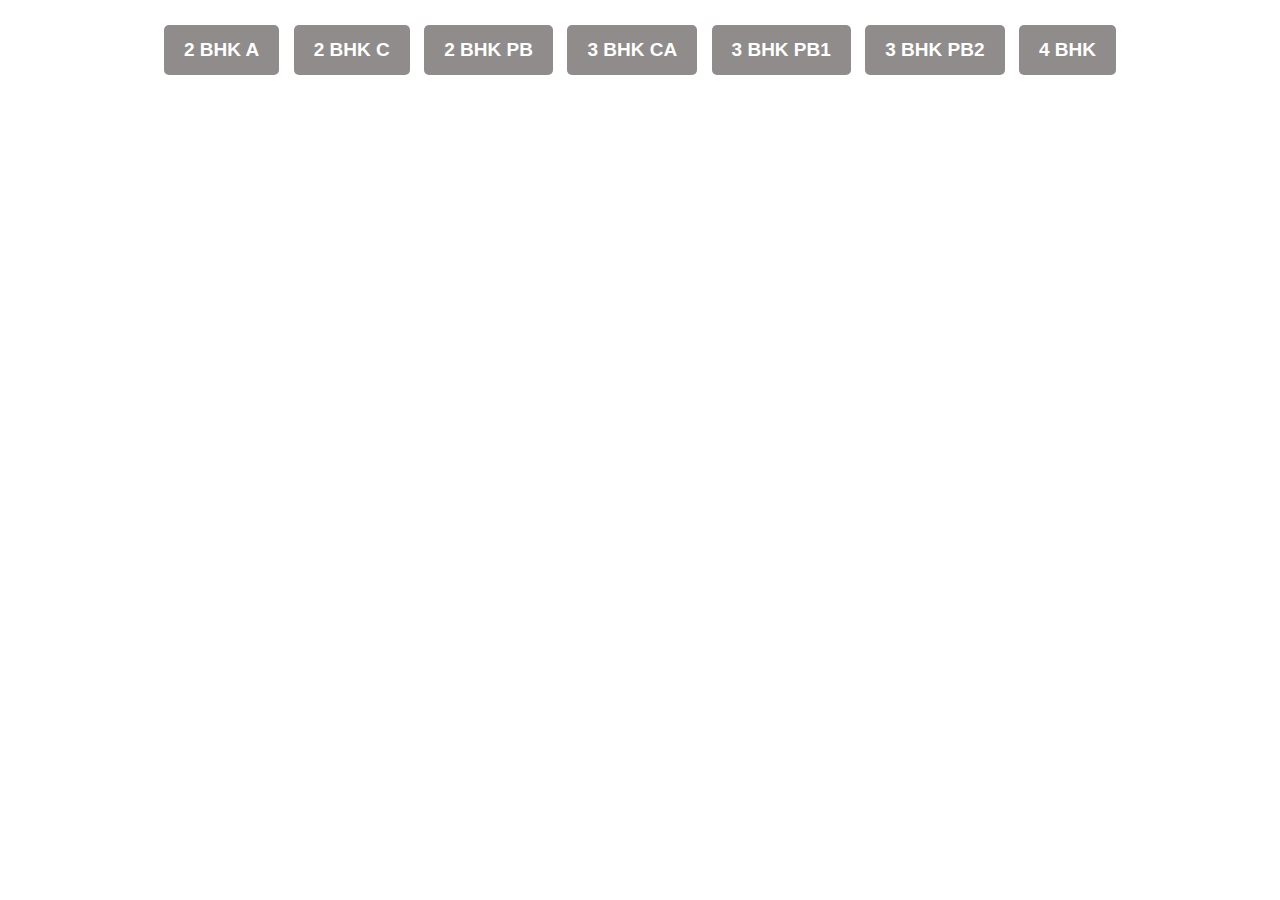
<file: floorplan.html>
<!DOCTYPE html>
<html lang="en">

<head>
    <meta charset="UTF-8">
    <meta name="viewport" content="width=device-width, initial-scale=1.0">
    <title>Interactive Image Gallery</title>
    <link rel="stylesheet" href="style.css">
</head>

<body>
    <div class="containeramam">
        <div class="button-containeram">
            <button class="image-buttonam" data-image="displayedam-image-1">2 BHK A</button>
            <button class="image-buttonam" data-image="displayedam-image-2">2 BHK C</button>
            <button class="image-buttonam" data-image="displayedam-image-3">2 BHK PB</button>
            <button class="image-buttonam" data-image="displayedam-image-4">3 BHK CA</button>
            <button class="image-buttonam" data-image="displayedam-image-5">3 BHK PB1</button>
            <button class="image-buttonam" data-image="displayedam-image-6">3 BHK PB2</button>
            <button class="image-buttonam" data-image="displayedam-image-7">4 BHK</button>
        </div>
        <div class="image-displayam">
            <img id="displayedam-image-1" src="images/Harita-Unit-Plan-1142x1142-px-2023-11-10-1-BHK-A.png" alt="Displayed Image">
        </div>
        <div class="image-displayam">
            <img id="displayedam-image-2" src="images/Harita-Unit-Plan-1142x1142-px-2023-11-10-2-BHK-C.png" alt="Displayed Image">
        </div>
        <div class="image-displayam">
            <img id="displayedam-image-3" src="images/Harita-Unit-Plan-1142x1142-px-2023-11-10-2-BHK-PB.png" alt="Displayed Image">
        </div>
        <div class="image-displayam">
            <img id="displayedam-image-4" src="images/Harita-Unit-Plan-1142x1142-px-2023-11-10-3-BHK-CA.png" alt="Displayed Image">
        </div>
        <div class="image-displayam">
            <img id="displayedam-image-5" src="images/Harita-Unit-Plan-1142x1142-px-2023-11-10-3-BHK-PB1.png" alt="Displayed Image">
        </div>
        <div class="image-displayam">
            <img id="displayedam-image-6" src="images/Harita-Unit-Plan-1142x1142-px-2023-11-10-3-BHK-PB2.png" alt="Displayed Image">
        </div>
        <div class="image-displayam">
            <img id="displayedam-image-7" src="images/Harita-Unit-Plan-1142x1142-px-2023-11-10-4-BHK.png" alt="Displayed Image">
        </div>
    </div>
    <script>
    document.addEventListener('DOMContentLoaded', function() {
        // Get all buttons with the class 'image-buttonam'
        const buttons = document.querySelectorAll('.image-buttonam');
        
        // Get all image display containers
        const imageDisplays = document.querySelectorAll('.image-displayam');
        
        // Function to hide all images first
        function hideAllImages() {
            imageDisplays.forEach(display => {
                display.style.display = 'none';
            });
        }
        
        // Hide all images initially (no default image showing)
        hideAllImages();
        
        // No initial button highlighting if you don't want anything selected by default
        
        // Add click event listeners to each button
        buttons.forEach(button => {
            button.addEventListener('click', function() {
                // Remove 'active' class from all buttons
                buttons.forEach(btn => {
                    btn.classList.remove('active');
                });
                
                // Add 'active' class to the clicked button
                this.classList.add('active');
                
                // Get the target image ID from the button's data attribute
                const targetImageId = this.getAttribute('data-image');
                
                // Hide all images first
                hideAllImages();
                
                // Find and show the target image
                const targetImage = document.getElementById(targetImageId);
                if (targetImage) {
                    targetImage.parentElement.style.display = 'block';
                } else {
                    console.error('Image with ID ' + targetImageId + ' not found');
                }
            });
        });
    });
   </script>
</body>

</html>
</file>
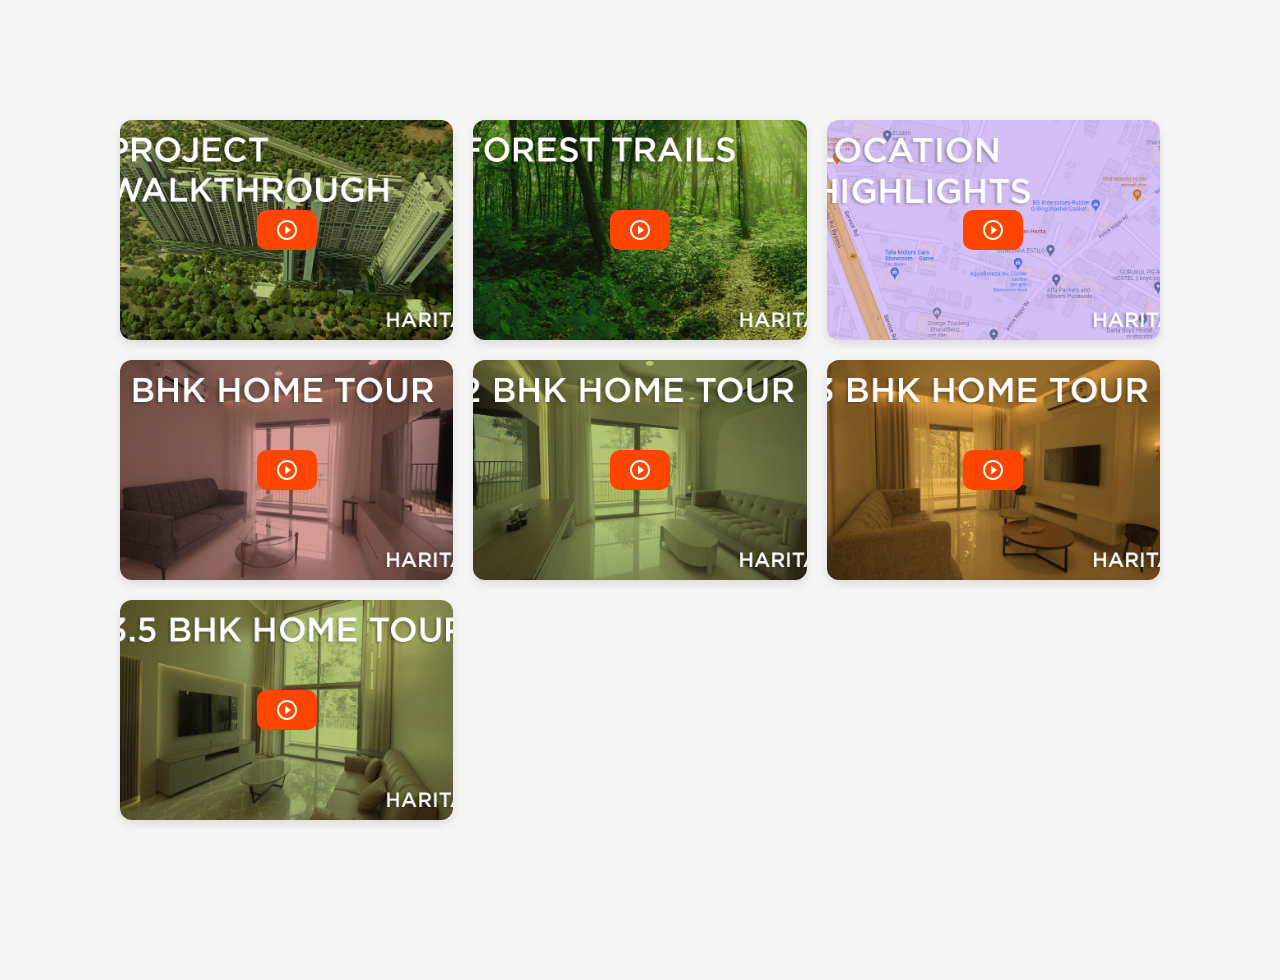
<file: galleryvideos.html>
<!DOCTYPE html>
<html lang="en">
<head>
    <meta charset="UTF-8">
    <meta name="viewport" content="width=device-width, initial-scale=1.0">
    <title>Harita Video Gallery</title>
    <style>
        * {
            margin: 0;
            padding: 0;
            box-sizing: border-box;
            font-family: Arial, sans-serif;
        }
        
        body {
            background-color: #f5f5f5;
            padding: 100px;
        }
        
        .container {
            max-width: 1200px;
            margin: 0 auto;
            padding: 20px;
        }
        
        .gridWrapper {
            display: grid;
            grid-template-columns: repeat(3, 1fr);
            gap: 20px;
        }
        
        .videoGridGap {
            margin-bottom: 40px;
        }
        
        @media (max-width: 992px) {
            .gridWrapper {
                grid-template-columns: repeat(2, 1fr);
            }
        }
        
        @media (max-width: 576px) {
            .gridWrapper {
                grid-template-columns: 1fr;
            }
        }
        
        .hoverTile {
            position: relative;
            border-radius: 12px;
            overflow: hidden;
            box-shadow: 0 4px 8px rgba(0, 0, 0, 0.1);
            cursor: pointer;
            height: 220px;
        }
        
        .hoverTile__img {
            width: 100%;
            height: 100%;
            object-fit: cover;
            transition: transform 0.3s ease;
        }
        
        .hoverTile:hover .hoverTile__img {
            transform: scale(1.05);
        }
        
        .youtube-icon::after {
            content: "";
            position: absolute;
            top: 50%;
            left: 50%;
            transform: translate(-50%, -50%);
            background-color: #ff4500;
            border-radius: 10px;
            width: 60px;
            height: 40px;
            display: flex;
            justify-content: center;
            align-items: center;
            background-image: url("data:image/svg+xml;charset=utf-8,%3Csvg xmlns='http://www.w3.org/2000/svg' viewBox='0 0 24 24' fill='white'%3E%3Cpath d='M10 16.5l6-4.5-6-4.5v9zM12 2C6.48 2 2 6.48 2 12s4.48 10 10 10 10-4.48 10-10S17.52 2 12 2zm0 18c-4.41 0-8-3.59-8-8s3.59-8 8-8 8 3.59 8 8-3.59 8-8 8z'/%3E%3C/svg%3E");
            background-repeat: no-repeat;
            background-position: center;
            background-size: 24px;
        }
        
        .video-title {
            position: absolute;
            top: 20px;
            left: 20px;
            color: white;
            font-size: 24px;
            font-weight: bold;
            text-shadow: 2px 2px 4px rgba(0, 0, 0, 0.5);
        }
        
        .brand-logo {
            position: absolute;
            bottom: 15px;
            right: 15px;
            color: white;
            font-size: 18px;
            font-weight: bold;
            text-shadow: 1px 1px 2px rgba(0, 0, 0, 0.7);
        }
        
        /* Modal Styles */
        .csModal {
            display: none;
            position: fixed;
            top: 0;
            left: 0;
            width: 100%;
            height: 100%;
            background-color: rgba(0, 0, 0, 0.9);
            z-index: 1000;
            justify-content: center;
            align-items: center;
        }
        
        .csModal--lg {
            padding: 20px;
        }
        
        .transparentArea {
            background-color: rgba(0, 0, 0, 0.9);
        }
        
        .csModalOut {
            position: absolute;
            top: 20px;
            right: 30px;
            color: white;
            font-size: 40px;
            cursor: pointer;
            z-index: 1001;
        }
        
        .csModalOut::before {
            content: "×";
        }
        
        .csModal__content {
            position: relative;
            width: 90%;
            max-width: 1200px;
        }
        
        .csModal__body {
            padding: 0;
        }
        
        .videoBlock {
            position: relative;
            padding-bottom: 56.25%; /* 16:9 Aspect Ratio */
            height: 0;
            overflow: hidden;
        }
        
        .videoBlock iframe {
            position: absolute;
            top: 0;
            left: 0;
            width: 100%;
            height: 100%;
            border: none;
        }
    </style>
</head>
<body>
    <!-- Video Gallery Grid -->
    <div class="container">
        <div class="gridWrapper gridWrapper--lg-grid3 videoGridGap">
            <a href="javascript:void(0);" modalin="Ny63GnWRmbc" class="hoverTile youtube-icon">
                <img src="images/VIDEO-THUMBNAILS-MASTER-Project-Walkthrough.jpg" class="hoverTile__img" alt="Project Walkthrough" />
              
            </a>
            
            <a href="javascript:void(0);" modalin="FrltazQZ-Co" class="hoverTile youtube-icon">
                <img src="images/VIDEO-THUMBNAILS-MASTER-2023-Forest-trails.jpg" class="hoverTile__img" alt="Forest Trails" />
               
            </a>
            
            <a href="javascript:void(0);" modalin="ZGiOxr3wm1I" class="hoverTile youtube-icon">
                <img src="images/VIDEO-THUMBNAILS-MASTER-2023-Location-Highlights-2.jpg" class="hoverTile__img" alt="Location Highlights" />
            
            </a>
            
            <a href="javascript:void(0);" modalin="f058wFZa6F4" class="hoverTile youtube-icon">
                <img src="images/VIDEO-THUMBNAILS-MASTER-2023-1-BHK-Home-Tour-1.jpg" class="hoverTile__img" alt="1 BHK Home Tour" />
                
            </a>
            
            <a href="javascript:void(0);" modalin="g91lUhyZHO8" class="hoverTile youtube-icon">
                <img src="images/VIDEO-THUMBNAILS-MASTER-2023-2-BHK-Home-Tour.jpg" class="hoverTile__img" alt="2 BHK Home Tour" />
               
            </a>
            
            <a href="javascript:void(0);" modalin="utq_PbeSK3k" class="hoverTile youtube-icon">
                <img src="images/VIDEO-THUMBNAILS-MASTER-2023-3-BHK-Home-Tour.jpg" class="hoverTile__img" alt="3 BHK Home Tour" />
               
            </a>
            <a href="javascript:void(0);" modalin="utq_PbeSK3k" class="hoverTile youtube-icon">
                <img src="images/VIDEO-THUMBNAILS-MASTER-2023-3.5-BHK-Home-Tour-1.jpg" class="hoverTile__img" alt="3 BHK Home Tour" />
               
            </a>
        </div>
    </div>
    
    <!-- YouTube Modal Popups -->
    <div class="csModal youTubeModal csModal--lg transparentArea insideModal" id="Ny63GnWRmbc">
        <span class="csModalOut videoModalOut"></span>
        <div class="csModal__content">
            <div class="csModal__body">
                <div class="videoBlock">
                    <iframe width="1175" height="700" src="https://www.youtube.com/embed/Ny63GnWRmbc" title="Project Walkthrough" frameborder="0" allow="accelerometer; autoplay; clipboard-write; encrypted-media; gyroscope; picture-in-picture; web-share" allowfullscreen></iframe>
                </div>
            </div>
        </div>
    </div>

    <div class="csModal youTubeModal csModal--lg transparentArea insideModal" id="FrltazQZ-Co">
        <span class="csModalOut videoModalOut"></span>
        <div class="csModal__content">
            <div class="csModal__body">
                <div class="videoBlock">
                    <iframe width="1175" height="700" src="https://www.youtube.com/embed/FrltazQZ-Co" title="Forest Trails" frameborder="0" allow="accelerometer; autoplay; clipboard-write; encrypted-media; gyroscope; picture-in-picture; web-share" allowfullscreen></iframe>
                </div>
            </div>
        </div>
    </div>

    <div class="csModal youTubeModal csModal--lg transparentArea insideModal" id="ZGiOxr3wm1I">
        <span class="csModalOut videoModalOut"></span>
        <div class="csModal__content">
            <div class="csModal__body">
                <div class="videoBlock">
                    <iframe width="1175" height="700" src="https://www.youtube.com/embed/ZGiOxr3wm1I" title="Location Highlights" frameborder="0" allow="accelerometer; autoplay; clipboard-write; encrypted-media; gyroscope; picture-in-picture; web-share" allowfullscreen></iframe>
                </div>
            </div>
        </div>
    </div>

    <div class="csModal youTubeModal csModal--lg transparentArea insideModal" id="f058wFZa6F4">
        <span class="csModalOut videoModalOut"></span>
        <div class="csModal__content">
            <div class="csModal__body">
                <div class="videoBlock">
                    <iframe width="1175" height="700" src="https://www.youtube.com/embed/f058wFZa6F4" title="1 BHK Home Tour" frameborder="0" allow="accelerometer; autoplay; clipboard-write; encrypted-media; gyroscope; picture-in-picture; web-share" allowfullscreen></iframe>
                </div>
            </div>
        </div>
    </div>

    <div class="csModal youTubeModal csModal--lg transparentArea insideModal" id="g91lUhyZHO8">
        <span class="csModalOut videoModalOut"></span>
        <div class="csModal__content">
            <div class="csModal__body">
                <div class="videoBlock">
                    <iframe width="1175" height="700" src="https://www.youtube.com/embed/g91lUhyZHO8" title="2 BHK Home Tour" frameborder="0" allow="accelerometer; autoplay; clipboard-write; encrypted-media; gyroscope; picture-in-picture; web-share" allowfullscreen></iframe>
                </div>
            </div>
        </div>
    </div>

    <div class="csModal youTubeModal csModal--lg transparentArea insideModal" id="utq_PbeSK3k">
        <span class="csModalOut videoModalOut"></span>
        <div class="csModal__content">
            <div class="csModal__body">
                <div class="videoBlock">
                    <iframe width="1175" height="700" src="https://www.youtube.com/embed/utq_PbeSK3k" title="3 BHK Home Tour" frameborder="0" allow="accelerometer; autoplay; clipboard-write; encrypted-media; gyroscope; picture-in-picture; web-share" allowfullscreen></iframe>
                </div>
            </div>
        </div>
    </div>
    
    <script>
        // Get all video links
        const videoLinks = document.querySelectorAll('.hoverTile');
        const closeButtons = document.querySelectorAll('.csModalOut');
        
        // Add click event to each video link
        videoLinks.forEach(link => {
            link.addEventListener('click', function() {
                const modalId = this.getAttribute('modalin');
                const modal = document.getElementById(modalId);
                if (modal) {
                    modal.style.display = 'flex';
                }
            });
        });
        
        // Add click event to close buttons
        closeButtons.forEach(button => {
            button.addEventListener('click', function() {
                const modal = this.closest('.csModal');
                if (modal) {
                    modal.style.display = 'none';
                    // Stop video playback when closing modal
                    const iframe = modal.querySelector('iframe');
                    if (iframe) {
                        const src = iframe.getAttribute('src');
                        iframe.setAttribute('src', '');
                        iframe.setAttribute('src', src);
                    }
                }
            });
        });
        
        // Close modal when clicking outside content
        document.addEventListener('click', function(event) {
            const modals = document.querySelectorAll('.csModal');
            modals.forEach(modal => {
                if (event.target === modal) {
                    modal.style.display = 'none';
                    // Stop video playback when closing modal
                    const iframe = modal.querySelector('iframe');
                    if (iframe) {
                        const src = iframe.getAttribute('src');
                        iframe.setAttribute('src', '');
                        iframe.setAttribute('src', src);
                    }
                }
            });
        });
        
        // Close modal with escape key
        document.addEventListener('keydown', function(event) {
            if (event.key === 'Escape') {
                const visibleModals = document.querySelectorAll('.csModal[style*="display: flex"]');
                visibleModals.forEach(modal => {
                    modal.style.display = 'none';
                    // Stop video playback when closing modal
                    const iframe = modal.querySelector('iframe');
                    if (iframe) {
                        const src = iframe.getAttribute('src');
                        iframe.setAttribute('src', '');
                        iframe.setAttribute('src', src);
                    }
                });
            }
        });
    </script>
</body>
</html>
</file>
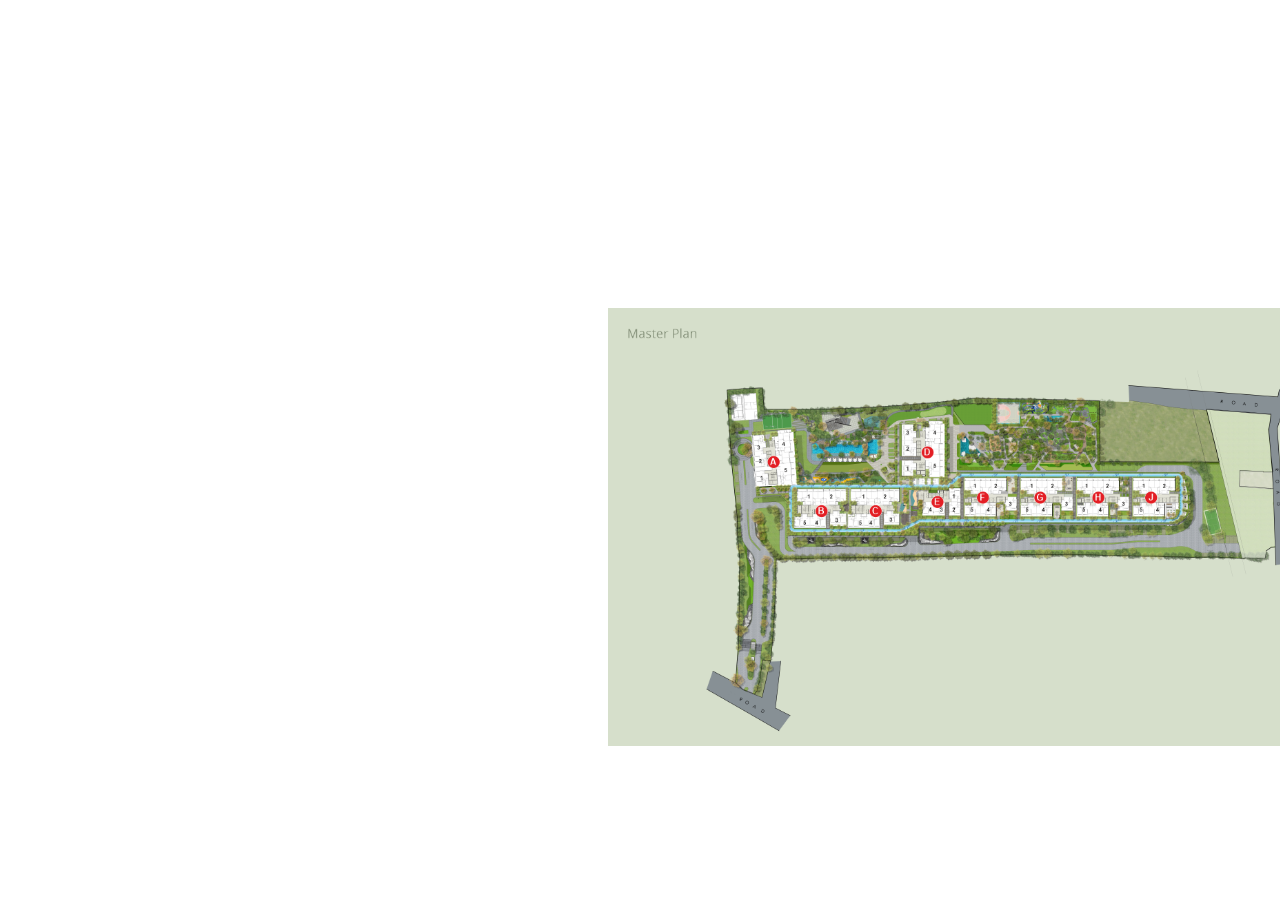
<file: masterplan.html>
<!DOCTYPE html>

<div class="mastersrc"
    style="width: 100%; max-width: 786px; height: 100%; padding-top: 300px; padding-left: 600px; padding-right: 250px;">
    <img src="images/Updated-Rohan-Harita-Master-Plan-1140x635-2023-10-13.png" alt="Menu" style="width: 100%; height: auto;">
</div>

</html>
</file>
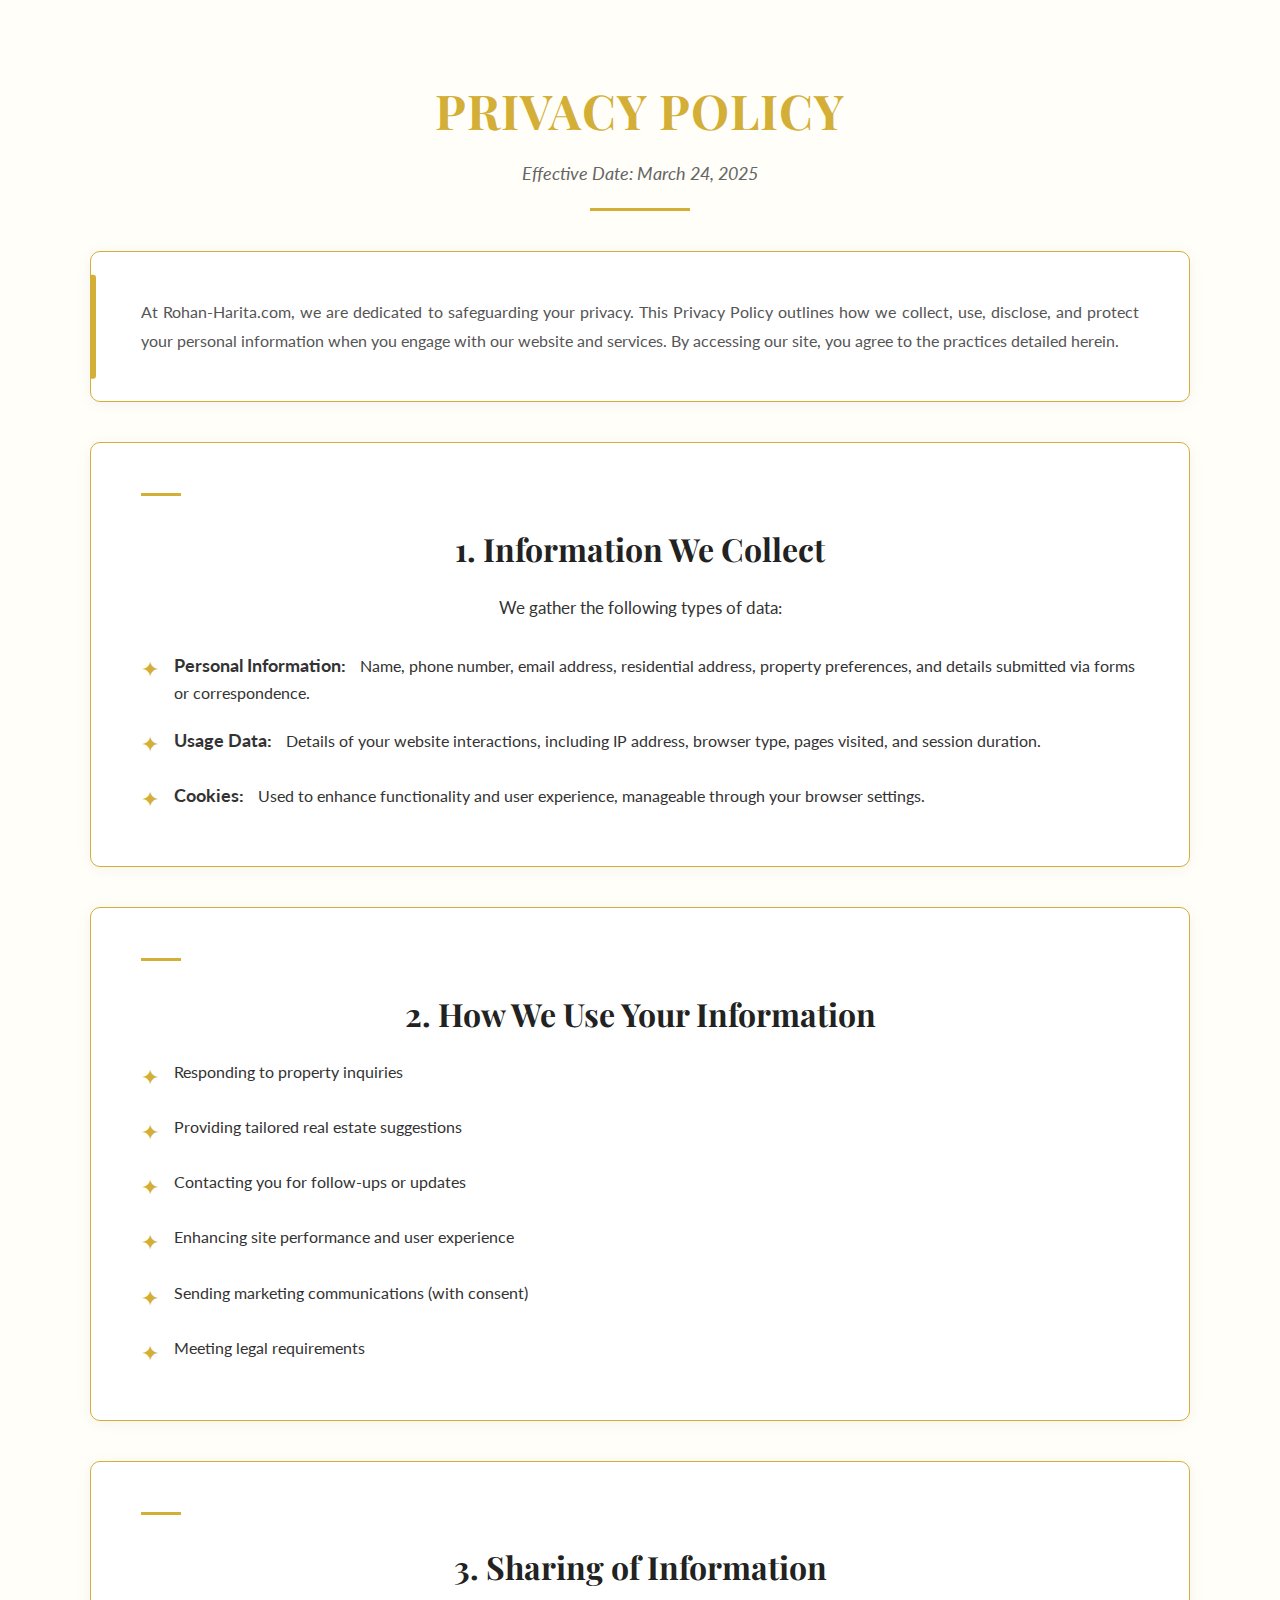
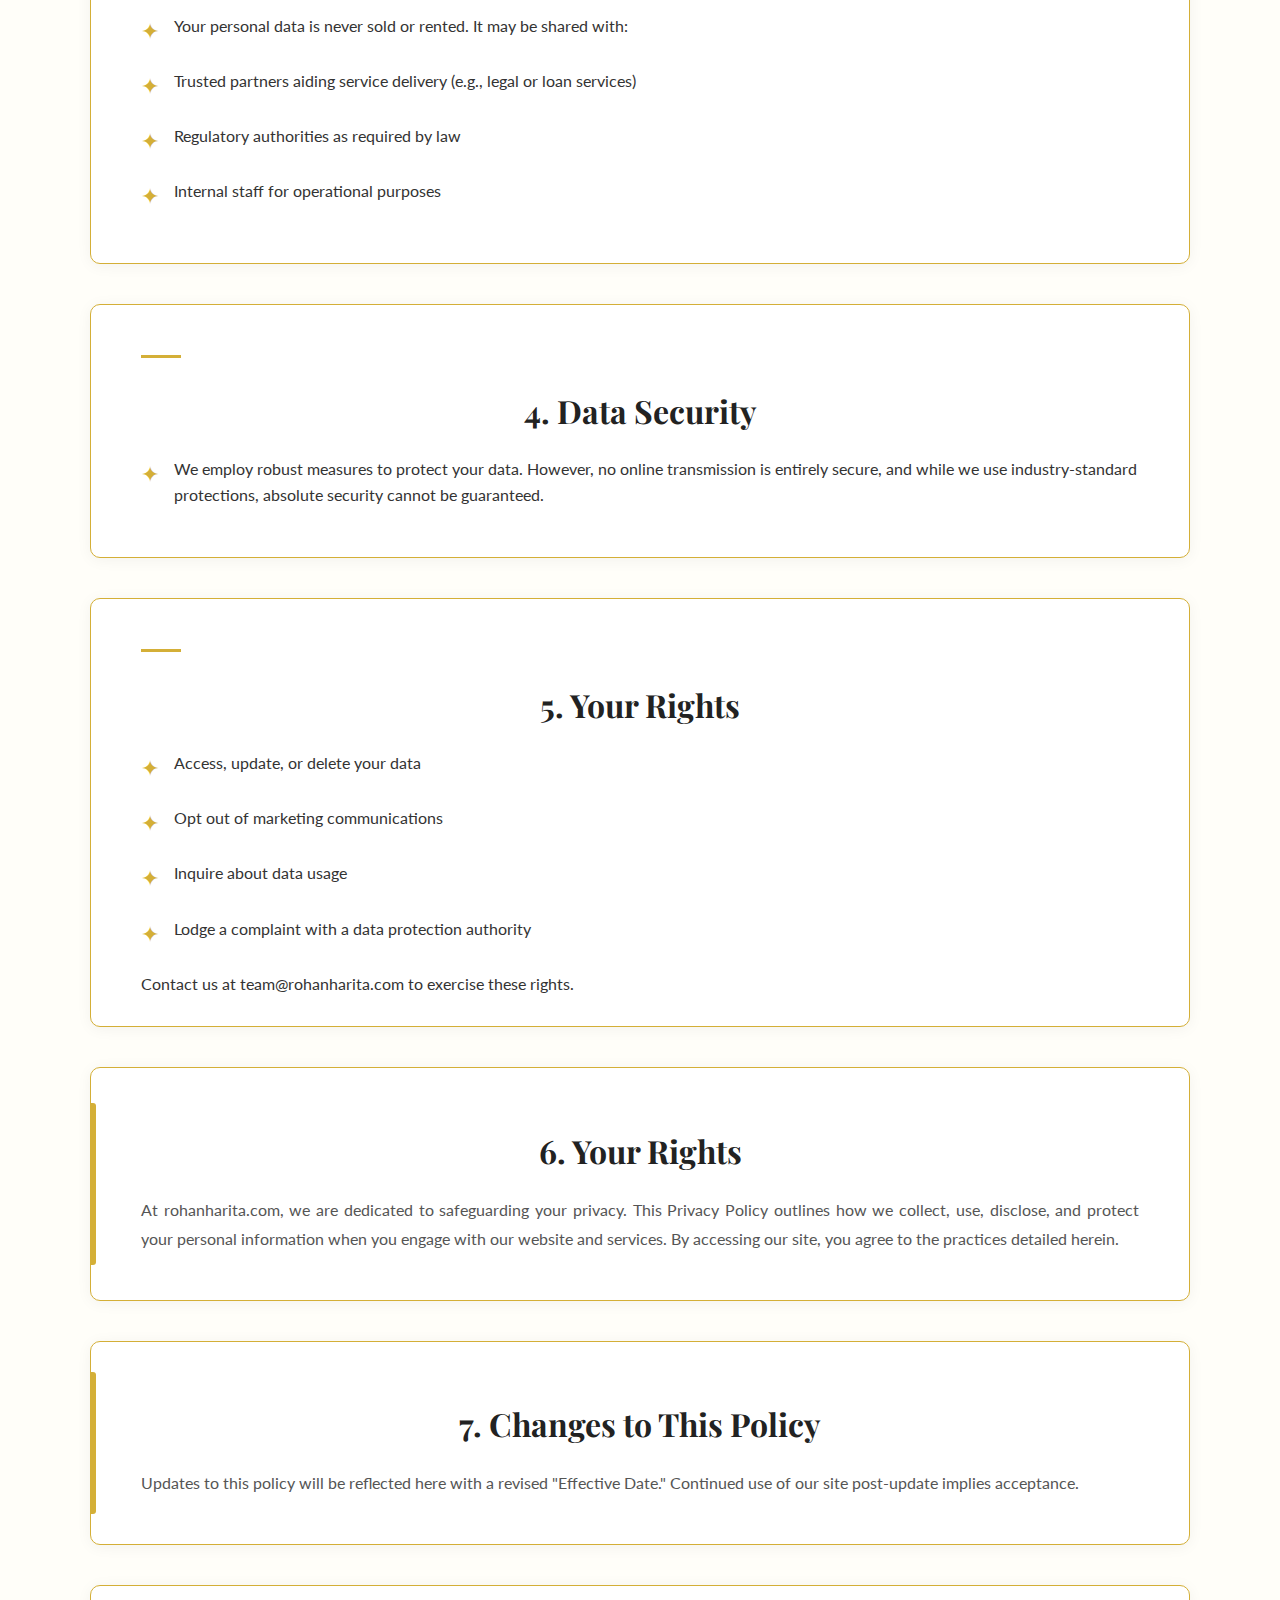
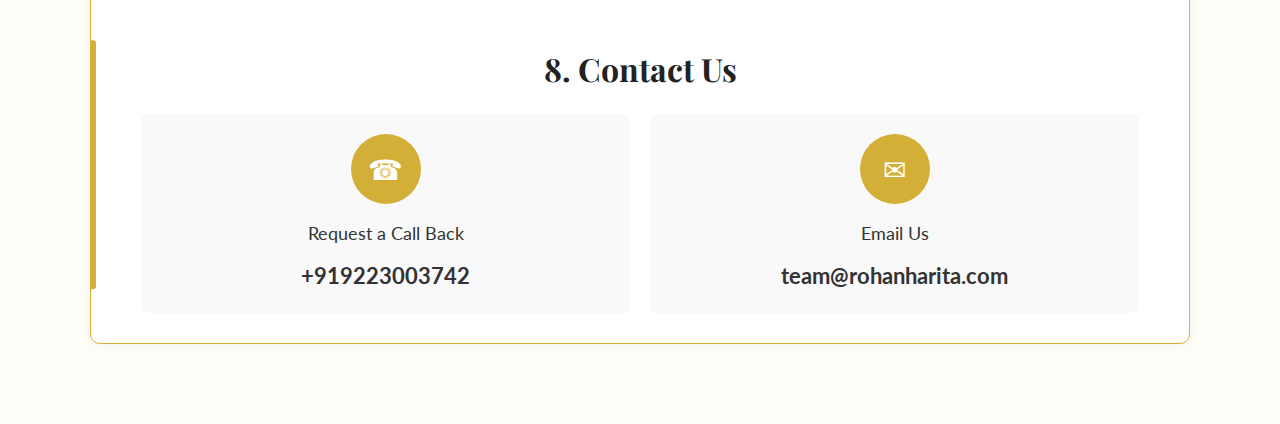
<file: privacy.html>
<!DOCTYPE html>
<html lang="en">
<head>
    <meta charset="UTF-8">
    <meta name="viewport" content="width=device-width, initial-scale=1.0">
    <title>Privacy Policy - Rohan-Harita</title>
    <style>
        @import url('https://fonts.googleapis.com/css2?family=Playfair+Display:wght@700&family=Lato:wght@400;700&display=swap');
        
        body {
            font-family: 'Lato', sans-serif;
            background-color: #fffef9;
            margin: 0;
            padding: 0;
            color: #333;
            line-height: 1.6;
        }
        .contact-options {
            display: flex;
            justify-content: space-between;
            flex-wrap: wrap;
            gap: 20px;
        }
        .contact-card {
            flex: 1;
            background-color: #f9f9f9;
            border-radius: 8px;
            padding: 20px;
            display: flex;
            flex-direction: column;
            align-items: center;
            min-width: 300px;
        }
        .icon-circle {
            background-color: #d4af37;
            width: 70px;
            height: 70px;
            border-radius: 50%;
            display: flex;
            justify-content: center;
            align-items: center;
            margin-bottom: 15px;
        }
        .icon {
            color: white;
            font-size: 28px;
        }
        .contact-label {
            font-size: 18px;
            margin-bottom: 10px;
        }
        .contact-value {
            font-size: 22px;
            font-weight: bold;
            color: #333;
        }
        .horizontal-line {
            border-top: 1px solid #e0e0e0;
            width: 100%;
            margin: 40px 0;
        }
        .container {
            max-width: 1100px;
            margin: 0 auto;
            padding: 40px 20px;
        }
        
        .header {
            text-align: center;
            margin-bottom: 40px;
        }
        
        h1 {
            font-family: 'Playfair Display', serif;
            font-size: 48px;
            color: #D4AF37;
            margin-bottom: 10px;
            letter-spacing: 1px;
        }
        
        .effective-date {
            font-style: italic;
            font-size: 18px;
            color: #666;
            margin-bottom: 20px;
        }
        
        .divider {
            width: 100px;
            height: 3px;
            background-color: #D4AF37;
            margin: 20px auto;
        }
        
        .intro-box {
            border: 1px solid #D4AF37;
            border-radius: 10px;
            padding: 30px 50px;
            margin-bottom: 40px;
            position: relative;
            background-color: #fff;
            box-shadow: 0 2px 15px rgba(0, 0, 0, 0.05);
        }
        
        .intro-box::before {
            content: "";
            position: absolute;
            left: 0;
            top: 50%;
            transform: translateY(-50%);
            width: 5px;
            height: 70%;
            background-color: #D4AF37;
            border-radius: 0 3px 3px 0;
        }
        
        .intro-text {
            font-size: 16px;
            line-height: 1.8;
            text-align: justify;
            color: #555;
        }
        
        .section {
            border: 1px solid #D4AF37;
            border-radius: 10px;
            padding: 30px 50px;
            margin-bottom: 40px;
            position: relative;
            background-color: #fff;
            box-shadow: 0 2px 15px rgba(0, 0, 0, 0.05);
        }
        
        .section-marker {
            width: 40px;
            height: 3px;
            background-color: #D4AF37;
            margin: 20px 0;
        }
        
        h2 {
            font-family: 'Playfair Display', serif;
            font-size: 32px;
            color: #222;
            text-align: center;
            margin-bottom: 20px;
        }
        
        .data-intro {
            text-align: center;
            margin-bottom: 30px;
            font-size: 17px;
        }
        
        .data-item {
            margin-bottom: 20px;
            display: flex;
            align-items: flex-start;
        }
        
        .data-icon {
            color: #D4AF37;
            font-size: 22px;
            margin-right: 15px;
            flex-shrink: 0;
        }
        
        .data-type {
            font-weight: bold;
            font-size: 18px;
            margin-right: 10px;
        }
        
        .data-description {
            font-size: 16px;
        }
        
        @media (max-width: 768px) {
            .container {
                padding: 20px;
            }
            
            h1 {
                font-size: 36px;
            }
            
            .intro-box, .section {
                padding: 20px 25px;
            }
            
            .intro-box::before {
                height: 60%;
            }
            
            .data-type {
                display: block;
                margin-bottom: 5px;
            }
        }
    </style>
</head>
<body>
    <div class="container">
        <div class="header">
            <h1>PRIVACY POLICY</h1>
            <div class="effective-date">Effective Date: March 24, 2025</div>
            <div class="divider"></div>
        </div>
        
        <div class="intro-box">
            <p class="intro-text">
                At Rohan-Harita.com, we are dedicated to safeguarding your privacy. This Privacy Policy outlines how we collect, use, disclose, and protect your personal information when you engage with our website and services. By accessing our site, you agree to the practices detailed herein.
            </p>
        </div>
        
        <div class="section">
            <div class="section-marker"></div>
            <h2>1. Information We Collect</h2>
            <p class="data-intro">We gather the following types of data:</p>
            
            <div class="data-item">
                <div class="data-icon">✦</div>
                <div>
                    <span class="data-type">Personal Information:</span>
                    <span class="data-description">Name, phone number, email address, residential address, property preferences, and details submitted via forms or correspondence.</span>
                </div>
            </div>
            
            <div class="data-item">
                <div class="data-icon">✦</div>
                <div>
                    <span class="data-type">Usage Data:</span>
                    <span class="data-description">Details of your website interactions, including IP address, browser type, pages visited, and session duration.</span>
                </div>
            </div>

<div class="data-item">
    <div class="data-icon">✦</div>
    <div>
        <span class="data-type">Cookies:</span>
        <span class="data-description">Used to enhance functionality and user experience, manageable through your browser settings.</span>
    </div>
</div>
</div>


<div class="section">
    <div class="section-marker"></div>
    <h2>2. How We Use Your Information</h2>
    
    <div class="data-item">
        <div class="data-icon">✦</div>
        <div class="data-description">Responding to property inquiries</div>
    </div>
    
    <div class="data-item">
        <div class="data-icon">✦</div>
        <div class="data-description">Providing tailored real estate suggestions</div>
    </div>
    
    <div class="data-item">
        <div class="data-icon">✦</div>
        <div class="data-description">Contacting you for follow-ups or updates</div>
    </div>
    
    <div class="data-item">
        <div class="data-icon">✦</div>
        <div class="data-description">Enhancing site performance and user experience</div>
    </div>
    
    <div class="data-item">
        <div class="data-icon">✦</div>
        <div class="data-description">Sending marketing communications (with consent)</div>
    </div>
    
    <div class="data-item">
        <div class="data-icon">✦</div>
        <div class="data-description">Meeting legal requirements</div>
    </div>
</div>


<div class="section">
    <div class="section-marker"></div>
    <h2>3. Sharing of Information</h2>
    
    <div class="data-item">
        <div class="data-icon">✦</div>
        <div class="data-description">Your personal data is never sold or rented. It may be shared with:</div>
    </div>
    
    <div class="data-item">
        <div class="data-icon">✦</div>
        <div class="data-description">Trusted partners aiding service delivery (e.g., legal or loan services)</div>
    </div>
    
    <div class="data-item">
        <div class="data-icon">✦</div>
        <div class="data-description">Regulatory authorities as required by law</div>
    </div>
    
    <div class="data-item">
        <div class="data-icon">✦</div>
        <div class="data-description">Internal staff for operational purposes</div>
    </div>
</div>

<div class="section">
    <div class="section-marker"></div>
    <h2>4. Data Security</h2>
    
    <div class="data-item">
        <div class="data-icon">✦</div>
        <div class="data-description">We employ robust measures to protect your data. However, no online transmission is entirely secure, and while we use industry-standard protections, absolute security cannot be guaranteed.</div>
    </div>
</div>

<div class="section">
    <div class="section-marker"></div>
    <h2>5. Your Rights</h2>
    
    <div class="data-item">
        <div class="data-icon">✦</div>
        <div class="data-description">Access, update, or delete your data</div>
    </div>
    
    <div class="data-item">
        <div class="data-icon">✦</div>
        <div class="data-description">Opt out of marketing communications</div>
    </div>
    
    <div class="data-item">
        <div class="data-icon">✦</div>
        <div class="data-description">Inquire about data usage</div>
    </div>
    
    <div class="data-item">
        <div class="data-icon">✦</div>
        <div class="data-description">Lodge a complaint with a data protection authority</div>
    </div>
    <div class="data-description">Contact us at team@rohanharita.com to exercise these rights.</div>

</div>


    <div class="intro-box">
        <h2>6. Your Rights</h2>
        <p class="intro-text">
            At rohanharita.com, we are dedicated to safeguarding your privacy. This Privacy Policy outlines how we collect, use, disclose, and protect your personal information when you engage with our website and services. By accessing our site, you agree to the practices detailed herein.
        </p>
    </div>

    <div class="intro-box">
        <h2>7. Changes to This Policy</h2>
        <p class="intro-text">
            Updates to this policy will be reflected here with a revised "Effective Date." Continued use of our site post-update implies acceptance.
        </p>
    </div>

    <div class="intro-box">
        <h2>8. Contact Us</h2>
        <p class="For inquiries about this policy, reach us at:"> 
        </p>
        <div class="contact-options">
            <div class="contact-card">
                <div class="icon-circle">
                    <span class="icon">&#9742;</span>
                </div>
                <div class="contact-label">Request a Call Back</div>
                <div class="contact-value">+919223003742</div>
            </div>
            
            <div class="contact-card">
                <div class="icon-circle">
                    <span class="icon">&#9993;</span>
                </div>
                <div class="contact-label">Email Us</div>
                <div class="contact-value">team@rohanharita.com</div>
            </div>
        </div>
    </div>
        </div>
    </div>
</body>
</html>
</file>
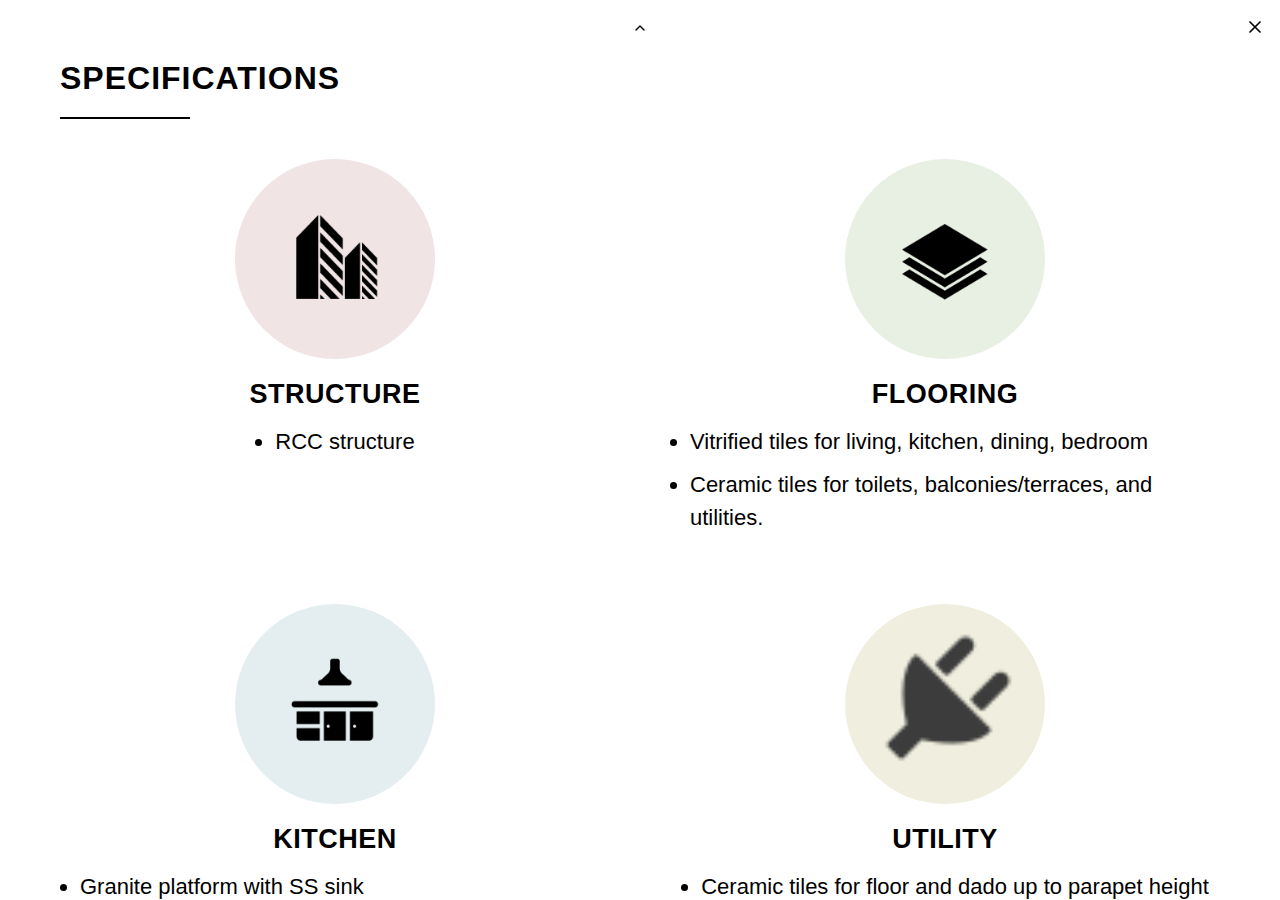
<file: specifications.html>
<!DOCTYPE html>
<html lang="en">
<head>
    <meta charset="UTF-8">
    <meta name="viewport" content="width=device-width, initial-scale=1.0">
    <title>Property Specifications</title>
    <style>
        /* Reset and base styles */
        * {
            margin: 0;
            padding: 0;
            box-sizing: border-box;
            font-family: 'Arial', sans-serif;
        }

        body {
            background-color: #fff;
            color: #000;
            padding: 20px;
        }

        /* Modal container */
        .modal {
            position: fixed;
            top: 0;
            left: 0;
            width: 100%;
            height: 100%;
            background-color: white;
            z-index: 1000;
            overflow-y: auto;
            padding: 40px 20px;
        }

        /* Close button */
        .close-button {
            position: fixed;
            top: 15px;
            right: 15px;
            font-size: 24px;
            background: none;
            border: none;
            cursor: pointer;
            z-index: 1001;
        }

        .close-button svg {
            width: 20px;
            height: 20px;
        }

        /* Scroll indicator */
        .scroll-indicator {
            position: fixed;
            top: 20px;
            right: 50%;
            transform: translateX(50%);
            z-index: 1001;
        }

        .scroll-indicator svg {
            width: 16px;
            height: 16px;
        }

        /* Specifications container */
        .specifications {
            max-width: 1200px;
            margin: 0 auto;
            padding: 20px;
        }

        .specifications h1 {
            font-size: 32px;
            font-weight: bold;
            margin-bottom: 20px;
            letter-spacing: 1px;
        }

        hr {
            width: 130px;
            border: 1px solid #000;
            margin-bottom: 40px;
        }

        /* Features grid */
        .features-grid {
            display: grid;
            grid-template-columns: repeat(2, 1fr);
            gap: 60px;
            margin-top: 20px;
        }

        .feature {
            display: flex;
            flex-direction: column;
            align-items: center;
            text-align: center;
        }

        .feature-icon {
            width: 200px;
            height: 200px;
            background-color: #f0e4e4;
            border-radius: 50%;
            display: flex;
            justify-content: center;
            align-items: center;
            margin-bottom: 20px;
        }

        .feature-icon.flooring {
            background-color: #e8f0e4;
        }

        .feature-icon.kitchen {
            background-color: #e4eef0;
        }

        .feature-icon.utility {
            background-color: #f0efdf;
        }

        .feature-icon img {
            width: 150px;
            height: 150px;
        }

        .feature h2 {
            font-size: 27px;
            font-weight: bold;
            margin-bottom: 15px;
            letter-spacing: 0.5px;
        }

        .feature ul {
            list-style-type: disc;
            text-align: left;
            padding-left: 20px;
        }

        .feature li {
            margin-bottom: 10px;
            line-height: 1.5;
            font-size: 22px;
        }

        /* Media queries for responsiveness */
        @media (max-width: 768px) {
            .features-grid {
                grid-template-columns: 1fr;
                gap: 40px;
            }
        }
    </style>
</head>
<body>
    <div class="modal">
        <!-- Close button (X) -->
        <button class="close-button">
            <svg xmlns="http://www.w3.org/2000/svg" viewBox="0 0 24 24" fill="none" stroke="currentColor" stroke-width="2" stroke-linecap="round" stroke-linejoin="round">
                <line x1="18" y1="6" x2="6" y2="18"></line>
                <line x1="6" y1="6" x2="18" y2="18"></line>
            </svg>
        </button>

        <!-- Scroll indicator -->
        <div class="scroll-indicator">
            <svg xmlns="http://www.w3.org/2000/svg" viewBox="0 0 24 24" fill="none" stroke="currentColor" stroke-width="2" stroke-linecap="round" stroke-linejoin="round">
                <polyline points="18 15 12 9 6 15"></polyline>
            </svg>
        </div>

        <div class="specifications">
            <h1>SPECIFICATIONS</h1>
            <hr>

            <div class="features-grid">
                <!-- Structure -->
                <div class="feature">
                    <div class="feature-icon">
                        <img src="images/Structure-icon.png" alt="Structure Icon">
                    </div>
                    <h2>STRUCTURE</h2>
                    <ul>
                        <li>RCC structure</li>
                    </ul>
                </div>

                <!-- Flooring -->
                <div class="feature">
                    <div class="feature-icon flooring">
                        <img src="images/Flooring-icon.png" alt="Flooring Icon">
                    </div>
                    <h2>FLOORING</h2>
                    <ul>
                        <li>Vitrified tiles for living, kitchen, dining, bedroom</li>
                        <li>Ceramic tiles for toilets, balconies/terraces, and utilities.</li>
                    </ul>
                </div>

                <!-- Kitchen -->
                <div class="feature">
                    <div class="feature-icon kitchen">
                        <img src="images/Kitchen-icon.png" alt="Kitchen Icon">
                    </div>
                    <h2>KITCHEN</h2>
                    <ul>
                        <li>Granite platform with SS sink</li>
                        <li>Glazed / Ceramic tile dado up to 2 ft. height above platform</li>
                    </ul>
                </div>

                <!-- Utility -->
                <div class="feature">
                    <div class="feature-icon utility">
                        <img src="images/utility.png" alt="Utility Icon">
                    </div>
                    <h2>UTILITY</h2>
                    <ul>
                        <li>Ceramic tiles for floor and dado up to parapet height</li>
                        <li>Inlet/outlet provision for washing</li>
                    </ul>
                </div>
                <div class="feature">
                    <div class="feature-icon kitchen">
                        <img src="images/Toilets-icon.png" alt="Kitchen Icon">
                    </div>
                    <h2>TOILETS</h2>
                    <ul>
                        <li>Ceramic flooring and dado up to lintel level</li>
                        <li>Repute make sanitary wares and CP fittings</li>
                        <li>Concealed plumbing</li>
                        <li>Slung piping with false ceiling in toilets</li>
                    </ul>
                </div>
                <div class="feature">
                    <div class="feature-icon kitchen">
                        <img src="images/electrical.png" alt="Kitchen Icon">
                    </div>
                    <h2>ELECTRICAL & AIR CONDITIONING</h2>
                    <ul>
                        <li>Concealed fire-resistant high-quality copper wiring</li>
                        <li>Ample light points with modular switches</li>
                        <li>Provision of exhaust point in kitchen and toilets</li>
                        <li>TV and AC point in all bedrooms and living room</li>
                        <li>Earth leakage circuit breaker</li>
                        <li>Video Door Phone facility for each apartment</li>
                        <li>DG back up for 1 light point and fan point</li>
                        <li>Adequate plugs in the kitchen for appliances</li>
                    </ul>
                </div>
                <div class="feature">
                    <div class="feature-icon kitchen">
                        <img src="images/doorsandwindows.png" alt="Kitchen Icon">
                    </div>
                    <h2>DOORS AND WINDOWS</h2>
                    <ul>
                        <li>Laminated main door and elegant internal flush doors</li>
                            <li> Premium quality fixtures and fittings</li>
                                <li> Powder-coated aluminum windows/doors with mosquito mesh</li>
                                    <li> Powder-coated aluminum openable door for utility</li>
                        <li>Glazed / Ceramic tile dado up to 2 ft. height above platform</li>
                    </ul>
                </div>
                <div class="feature">
                    <div class="feature-icon kitchen">
                        <img src="images/internalpaint.png" alt="Kitchen Icon">
                    </div>
                    <h2>INTERNAL PAINT</h2>
                    <ul>
                        <li>Internal walls with acrylic emulsion paint</li>
             
                    </ul>
                </div>
          
            </div>
        </div>
    </div>
</body>
</html>
</file>
<file: style.css>
@import url('https://fonts.googleapis.com/css2?family=Inter:wght@300;400;700&display=swap');

 * {
    box-sizing: border-box;
    
  } 
  
  body {
    font-family: Arial, sans-serif;
    margin: 0;
    padding: 0;
    text-align: center;
    overflow-x: hidden;
  max-width: 100%;
  }
  .slider-container {
    width: 100%;
    height: 95vh; /* Full viewport height */
    overflow: hidden;
    position: relative;
    margin: 0;
    padding: 0;
}

.slider {
    display: flex;
    width: 1200%; /* Adjust based on number of slides */
    height: 100%;
    animation: slide 24s infinite;
}

.slide {
    width: 8.33%; /* 100% ÷ 12 slides = 8.33%, adjust if different */
    height: 100%;
    flex-shrink: 0;
}

.slide img {
    width: 100%;
    height: 100%;
    object-fit: cover;
    object-position: center;
    display: block; /* Removes any inline gaps */
}


/* Keyframes for sliding effect */
 @keyframes slide {
    0% { transform: translateX(0); }
    8.33% { transform: translateX(-100vw); }
    16.66% { transform: translateX(-200vw); }
    25% { transform: translateX(-300vw); }
    33.33% { transform: translateX(-400vw); }
    41.66% { transform: translateX(-500vw); }
    50% { transform: translateX(-600vw); }
    58.33% { transform: translateX(-700vw); }
    66.66% { transform: translateX(-800vw); }
    75% { transform: translateX(-900vw); }
    83.33% { transform: translateX(-1000vw); }
    91.66% { transform: translateX(-1100vw); }
    100% { transform: translateX(0); }
} 

/******************************************/



/* Rohan Builders text styling */
.right {
    font-size: 50px;
    font-weight: bold;
    color: black;
    text-transform: uppercase;
    letter-spacing: 1px;
    padding-right: 95px;
   
}
 


.section-container {
    display: flex;
    width: 100%;
    padding: 20px;
    background-color: #f9f9f9;
    /* min-height: 100vh; */
}

.left-part {
    width: 20%;
    padding: 20px;
    display: flex;
    flex-direction: column;
    justify-content: flex-start;
    align-items: center;
    text-align: center;
}

.right-part {
    width: 75%;
    padding: 20px;
    /* display: flex;
    flex-direction: column;
    justify-content: space-between; */
    text-align: left;
}

.main-title {
    font-size: 36px;
    font-weight: bold;
    color: #000;
    margin-bottom: 5px;
}

.location-subtitle {
    font-size: 24px;
    font-weight: normal;
    color: #000;
}

.description-text {
    font-size: 22px;
    line-height: 1.6;
    color: #000;
    /* margin-bottom: 30px; */
    text-align: justify;
}

.property-details {
    display: flex;
    align-items: flex-start;
    margin-top: 20px;
    margin-bottom: 20px;
}

.building-icon {
    width: 100px;
    height: auto;
    margin-right: 15px;
}

.details-text {
    font-size: 16px;
    line-height: 1.4;
}

.details-text p {
    margin-bottom: 5px;
}

.qr-section {
    display: flex;
    gap: 20px;
}

.qr-image {
    width: 200px;
    height: 200px;
}
.whatsapp-icon {
    position: fixed;
    bottom: 20px;
    left: 20px;
}

.whatsapp-icon img {
    width: 50px;
}

  .image-grid {
  
    display: grid;
    grid-template-columns: repeat(3, 1fr);
    gap: 10px 50px;
    max-width: 1200px;
    width: 100%;
    grid-column-gap: 50px;
    grid-row-gap: 50px;
    padding-top: 100px;
    margin: 0 auto; /* Centers the grid horizontally */
    padding-left: 100px; /* Remove the left padding */
    padding-right: 0; /* Remove the right padding */ 

}

.grid-item {
    background-size: cover;
    background-position: center;
    height: 350px;
    width: 350px;
    color: white;
    font-size: 20px;
    font-weight: bold;
    display: flex;
    align-items: center;
    justify-content: center;
    text-transform: uppercase;
    text-shadow: 2px 2px 4px rgba(0, 0, 0, 0.7);
    border-radius: 10px;
    position: relative;
}


/*****************************************************************************************/

.title {
    position: absolute;
    top: 10px;
    left: 50%;
    transform: translateX(-50%);
    color: white;
    padding: 5px 10px;
    font-size: 23px;
    font-weight: bold;
}

.arrow {
    position: absolute;
    bottom: 10px;
    right: 10px;
    font-size: 20px;
    color: white;
    cursor: pointer;
    padding: 5px;
   
}



.form-container {

    padding: 30px;
    width: 1060px;
    max-width: 100%; 
    text-align: center;
    border-radius: 5px;
    padding-top: 50px;
    margin: 0 auto; 
    padding-left: 30px; 
    padding-right: 30px;
}

.form-header h2 {
    font-size: 22px;
    font-weight: bold;
}

.form-header p {
    font-size: 14px;
    color: #555;
}
form {
    display: flex;
    flex-direction: column;
    gap: 35px; /* Adds spacing between rows */
    margin-top: 15px;
}

.input-row {
    display: flex;
    gap: 15px; /* Adds spacing between inputs */
}

input, select, button {
    flex: 1; /* Makes all fields equal width */
    padding: 12px;
    font-size: 22px;
    border: 2px solid black;
    border-radius: 5px;
    height: 60px;
}

button {
    font-weight: bold;
    background-color: black;
    color: white;
    border: none;
    cursor: pointer;
    height: 50px;
    font-size: 19px;
}



.brochure-container {
    margin-top: 30px;
    text-align: center;
}

.brochure-container h3 {
    font-size: 20px;
    font-weight: bold;
}

.download-btn {
    padding: 10px 20px;
    background-color: black;
    color: white;
    font-size: 14px;
    font-weight: bold;
    border: none;
    cursor: pointer;
}




/* Home Guide Section */
.home-guide-section {
    display: flex;
    justify-content: space-between;
    align-items: center;
    max-width: 1000px;
    margin: 50px auto; 
    background: white;
    padding: 40px;
    border-radius: 10px;
   
}

/* Text Content */
.guide-content {
    width: 55%;
}

h2 {
    font-size: 24px;
    font-weight: bold;
    margin-bottom: 15px;
}

p {
    font-size: 26px;
    color: #333;
    /* line-height: 1.6; */
      text-indent: 50px; 
     text-align: justify; 

}

a {
    color: blue;
    text-decoration: none;
    padding-left: 22px;
}

/* Image Container */
.guide-image {
    width: 40%;
    display: flex;
    justify-content: center;
}

.guide-image img {
    width: 100%;
    border-radius: 10px;
}

/* Footer */
footer {
    margin-top: 50px;
    padding: 20px;
    text-align: center;
    border-top: 1px solid #ccc;
}

.footer-content {
    display: flex;
    justify-content: space-between;
    align-items: center;
    max-width: 1000px;
    margin: auto;
}

.contact-btn {
    display: inline-block;
    padding: 10px 20px;
    background-color: black;
    color: white;
    text-decoration: none;
    font-weight: bold;
    border: none;
    border-radius: 5px;
    cursor: pointer;
    font-size: 18px;
    width: 300px;
    height: 60px;
    padding: 25px;
}

.social-links {
    display: flex;
    align-items: center;
    gap: 15px;
}

.social-links img {
    width: 50px;
    height: 50px;
}

@media screen and (max-width: 768px) {
    /* Navigation adjustments */
    /* nav {
      padding: 10px;
    }
    
    .hamburger img {
      width: 30px;
      height: 30px;
      padding-left: 5px;
    } */
    
    .right {
      /* font-size: 20px; */
      padding-right: 1000px;
      height: 20px;
      width: 10px;
    }
    
    /* Slider adjustments */
    .slider-container {
      height: 300px;
    }
    
    .slide img {
      height: 300px;
    }
    
    /* Container layout adjustments */
    .containerr {
      flex-direction: column;
      padding: 15px;
    }
    
    .left-section {
      text-align: center;
      padding: 10px;
    }
    
    .titlee {
      font-size: 28px;
      padding-left: 0;
      text-align: center;
    }
    
    .right-section {
      padding: 10px;
      text-align: justify;
    }
    
    .jan {
      font-size: 16px;
      line-height: 1.4;
    }
    
    /* Info section adjustments */
    .info {
      flex-direction: column;
      padding-left: 0;
      align-items: center;
      margin-top: 20px;
    }
    
    .icon {
      margin-bottom: 10px;
    }
    
    .qr-code {
      padding: 10px;
      text-indent: 0;
    }
    
    /* Grid layout adjustments */
    .image-grid {
      grid-template-columns: 1fr;
      padding: 30px;
      gap: 20px;
    }
    
    .grid-item {
      height: 200px;
    }
    
    /* Form container adjustments */
    .containerarm {
      width: 100%;
      height: auto;
    }
    
    .form-container {
      padding: 20px;
      width: 100%;
    }
    
    .input-row {
      flex-direction: column;
      gap: 10px;
    }
    
    /* Home guide section adjustments */
    .home-guide-section {
      flex-direction: column;
      padding: 20px;
      margin: 30px 15px;
    }
    
    .guide-content {
      width: 100%;
    }
    
    .guide-image {
      width: 100%;
      margin-top: 20px;
    }
    
    /* Footer adjustments */
    .footer-content {
      flex-direction: column;
      gap: 15px;
    }
    
    .social-links {
      margin-top: 15px;
      gap:1px;
    }
    
    .social-links span {
      display: block;
      margin-bottom: 10px;
    }
  }
  
  /* Additional responsiveness for extra small screens */
  @media screen and (max-width: 480px) {
    .titlee {
      font-size: 30px;
      display: ruby;
    }
    
    .subtitle {
      font-size: 30px;
      display: contents;
    }
    
    p {
      font-size: 15px;
      text-indent: 20px;
    }
    
    .slider-container {
      height: 250px;
    }
    
    .slide img {
      height: 250px;
    }
    
    .grid-item {
      height: 300px;
    }
    
    .title {
      font-size: 18px;
    }
    
    .guide-image img {
      width: 90%;
    }
    
    .whatsapp-icon {
      bottom: 10px;
      left: 10px;
    }
    
    .whatsapp-icon img {
      width: 40px;
    }
  }


 /******************************floor plan **************************/



.containeramam {
    width: 80%;
    margin: 0 auto;
    padding: 20px;
    text-align: center;
}

.button-containeram {
    margin-bottom: 20px;
}

.image-buttonam {
    padding: 10px 20px;
    margin: 5px;
    cursor: pointer;
    background-color: #908C8C;
    color: #fff;
    border: none;
    border-radius: 5px;
    transition: background-color 0.3s;
}

.image-buttonam:hover {
    background-color: black;
}

.image-displayam {
    display: none; /* Hide the image container initially */
}

#displayedam-image {
    max-width: 100%;
    height: 700px;
    border: 1px solid #ddd;
    border-radius: 5px;
    padding: 5px;
}

/**************************************Amentities****************/
/* Modal Styling */
.csModal {
    display: flex;
    justify-content: center;
    align-items: center;
    position: fixed;
    top: 0;
    left: 0;
    width: 100%;
    height: 100%;
    /* background: rgba(0, 0, 0, 0.5); */
    z-index: 1000;
}

.csModal__content {
    background: #fff;
    padding: 20px;
    border-radius: 10px;
    width: 70%;
    max-height: 90vh;
    overflow-y: auto;
}

.csModal__body {
    text-align: left;
}

/* Container and Grid */
.container {
    max-width: 1200px;
    margin: 0 auto;
}

.gridParent {
    display: flex;
    flex-direction: column;
    /* align-items: start; */
}

.gridWrapper {
    display: grid;
    grid-template-columns: repeat(3, 1fr);
    gap: 30px;
}

@media (max-width: 768px) {
    .gridWrapper {
        grid-template-columns: repeat(2, 1fr);
    }
}

/* Amenities Title */
.contentTitle {
    font-size: 35px;
    font-weight: bold;
    margin-bottom: 10px;
    text-transform: uppercase;
    color:white;
}

/* Feature Block */
.addedFeaturesBlock {
    display: flex;
    flex-direction: column;
    align-items: center;
    text-align: center;
}

/* Icon Background */
.featuresIconBg {
    width: 200px;
    height: 200px;
    border-radius: 50%;
    display: flex;
    justify-content: center;
    align-items: center;
    margin-bottom: 10px;
}

/* Feature Icons */
.addedFeatures--img {
    width: 100px;
    height: 100px;
}

/* Feature Text */
.addedFeatures--text {
    font-size: 22px;
    font-weight: 500;
    color: white;
}

/* Close Button */
.csModal .blackOut {
    position: absolute;
    top: 15px;
    right: 15px;
    font-size: 24px;
    cursor: pointer;
    color: black;
}



/***********************ARCHITECT*********************//* Architect's Note Styling */
.architect-container {
    display: flex;
    align-items: center;
    max-width: 900px;
    margin: auto;
    gap: 40px; /* Adjust spacing */
}

.architect-left {
    display: flex;
    flex-direction: column;
    align-items: center;
    text-align: center;
}

.architect-title {
    font-size: 22px;
    font-weight: bold;
    text-transform: uppercase;
    line-height: 1.2;
}

.architect-line {
    width: 40px;
    height: 1px;
    background-color: black;
    margin: 10px 0;
}

.architect-img {
    width: 60px; /* Adjust size as needed */
    height: auto;
    border-radius: 50%;
}

.architect-right {
    flex: 1;
    font-size: 16px;
    line-height: 1.6;
    color: #555;
}

.architect-text {
    font-size: 19px;
    line-height: 1.6;
    color: #555;
    margin-bottom: 10px;
    padding-top:30px;
}

/*************************LOCATION*****************************/
/* Container for layout */
.csModal__body {
    display: flex;
    justify-content: space-between;
    align-items: flex-start;
    background: #444; /* Adjust to match your design */
    padding: 20px;
    color: white;
}

.location-order {
    width: 100%;
    padding-left: 40px;
    background: #5F5F5F;
}

.detail-header {
    font-weight: bold;
    font-size: 18px;
    text-transform: uppercase;
    margin-bottom: 10px;
    border-bottom: 1px solid #ccc;
    padding-bottom: 5px;
    color: wheat;
}

.detail-content {
    font-size: 16px;
    line-height: 1.5;
    color: white;
}

.locationBlock {
    width: 55%;
}

.locationBlock iframe {
    width: 100%;
    height: 450px;
    border-radius: 10px;
}



/******************************************************VIDEOS***************************/


/* Modal Background */
.csModal {
    position: fixed;
    top: 0;
    left: 0;
    width: 100%;
    height: 100%;
    background: rgba(0, 0, 0, 0.7);
    display: flex;
    align-items: center;
    justify-content: center;
    z-index: 1000;
}

.csModal__content {
    max-width: 80%;
    padding: 20px;
    background: transparent;
}

.gridWrapper {
    display: grid;
    grid-template-columns: repeat(3, 1fr);
    gap: 20px;
}

/* Video Thumbnails */
.hoverTile {
    position: relative;
    overflow: hidden;
    border-radius: 12px;
    transition: transform 0.3s ease;
}

.hoverTile:hover {
    transform: scale(1.05);
}

.hoverTile__img {
    width: 100%;
    border-radius: 12px;
    display: block;
    transition: opacity 0.3s ease;
}

/* Overlay with Title and Play Button */
.hoverTile::before {
    content: attr(data-title);
    position: absolute;
    top: 10%;
    left: 10%;
    color: white;
    font-size: 1.4rem;
    font-weight: bold;
    text-shadow: 2px 2px 4px rgba(0, 0, 0, 0.5);
}

.hoverTile::after {
    content: url('https://upload.wikimedia.org/wikipedia/commons/7/75/YouTube_social_white_red.png');
    position: absolute;
    width: 50px;
    height: 35px;
    top: 50%;
    left: 50%;
    transform: translate(-50%, -50%);
    opacity: 0.9;
}

/* Responsive Design */
@media (max-width: 1024px) {
    .gridWrapper {
        grid-template-columns: repeat(2, 1fr);
    }
}

@media (max-width: 600px) {
    .gridWrapper {
        grid-template-columns: 1fr;
    }
}

.centered {
    position: absolute;
    top: 50%;
    left: 50%;
    transform: translate(-50%, -50%);
    font-size: 50px;
    font-family: Arial, Helvetica, sans-serif;
    color: white;
}
    /* ////////////////////////////////////////////////FOORPLAN> */
    /* Modal container styling */
.modal {
    display: none;
    position: fixed;
    top: 0;
    left: 0;
    width: 100%;
    height: 100%;
    background-color: rgba(0, 0, 0, 0.85);
    z-index: 1000;
    overflow-y: auto;
}

/* Modal content */
.modal-content {
    position: relative;
    margin: 50px auto;
    max-width: 80%;
    max-height: 80%;
    display: flex;
    flex-direction: column;
    align-items: center;
}

/* Close button */
.close-button {
    position: absolute;
    top: 20px;
    right: 20px;
    font-size: 30px;
    color: white;
    cursor: pointer;
    background: none;
    border: none;
    z-index: 1001;
}

.close-button:hover {
    color: #ccc;
}

/* Button container */
.floor-plan-buttons {
    display: flex;
    justify-content: center;
    flex-wrap: wrap;
    gap: 10px;
    margin-bottom: 20px;
}

.floor-plan-button {
    padding: 10px 20px;
    background-color: #aaa;
    border: none;
    color: white;
    border-radius: 5px;
    cursor: pointer;
    font-weight: bold;
    transition: background-color 0.3s;
}

.floor-plan-button.active {
    background-color: #333;
}

.floor-plan-button:hover {
    background-color: #888;
}

/* Floor plan images */
.floor-plan-images {
    width: 100%;
    display: flex;
    justify-content: center;
    align-items: center;
}

.floor-plan-image {
    display: none;
    max-width: 100%;
    max-height: 70vh;
    object-fit: contain;
}

.floor-plan-image.active {
    display: block;
}

/* Floor plan title */
.floor-plan-title {
    color: white;
    text-align: center;
    margin-bottom: 20px;
    font-size: 24px;
}

/* Scrollbar styling */
.modal::-webkit-scrollbar {
    width: 10px;
}

.modal::-webkit-scrollbar-track {
    background: #333;
}

.modal::-webkit-scrollbar-thumb {
    background: #888;
    border-radius: 5px;
}

.modal::-webkit-scrollbar-thumb:hover {
    background: #555;
}

/* Media queries for responsiveness */
@media (max-width: 768px) {
    .modal-content {
        max-width: 95%;
    }
    
    .floor-plan-buttons {
        gap: 5px;
    }
    
    .floor-plan-button {
        padding: 8px 15px;
        font-size: 14px;
    }
}

/* ///////////////////////////////////////////////////// */

.image-buttonam.active {
    background-color: #333; 
    color: white;
}


.navigation {
    display: flex;
    justify-content: flex-end;
    align-items: center;
    padding: 15px 30px;
    background: white;
    position: absolute;
    width: 100%;
    z-index: 1000;
    box-sizing: border-box;
}

.logo-container {
    text-align: right;
}

.logo-image {
    height: 60px;
    max-width: 600px;
    width: auto;
}

/* Media query for mobile devices */
@media screen and (max-width: 768px) {
    .navigation {
        padding: 10px 15px;
    }
    
    .logo-image {
        height: 40px;
        max-width: 80%;
    }
}

/* For very small screens */
@media screen and (max-width: 480px) {
    .logo-image {
        height: 35px;
        max-width: 90%;
    }
}


/* Mobile styles - add these to your existing CSS */
@media (max-width: 768px) {
    .section-container {
        flex-direction: column;
        padding: 15px;
    }

    .left-part {
        width: 100%;
        padding: 10px;
        align-items: center;
        text-align: center;
        margin-bottom: 20px;
    }

    .right-part {
        width: 100%;
        padding: 10px;
    }

    .main-title {
        font-size: 30px;
    }

    .location-subtitle {
        font-size: 20px;
    }

    .description-text {
        font-size: 14px;
        text-align: justify;
    }

    .property-details {
        flex-direction: column;
        align-items: center;
        text-align: center;
        margin-top: 30px;
    }

    .building-icon {
        margin-right: 150px;
        /* margin-bottom: 15px; */
    }

    .details-text {
        text-align: center;
    }

    .qr-section {
        justify-content: center;
        flex-wrap: wrap;
        margin-top: 20px;
    }

    .qr-image {
        width: 120px;
        height: 120px;
    }
}

/* For very small screens */
@media (max-width: 480px) {
    .main-title {
        font-size: 26px;
    }
    
    .location-subtitle {
        font-size: 18px;
    }

    .description-text {
        font-size: 20px;
        text-align: justify;
    }

    .details-text {
        font-size: 14px;
    }

    .qr-image {
        width: 150px;
        height: 150px;
    }
}
</file>
